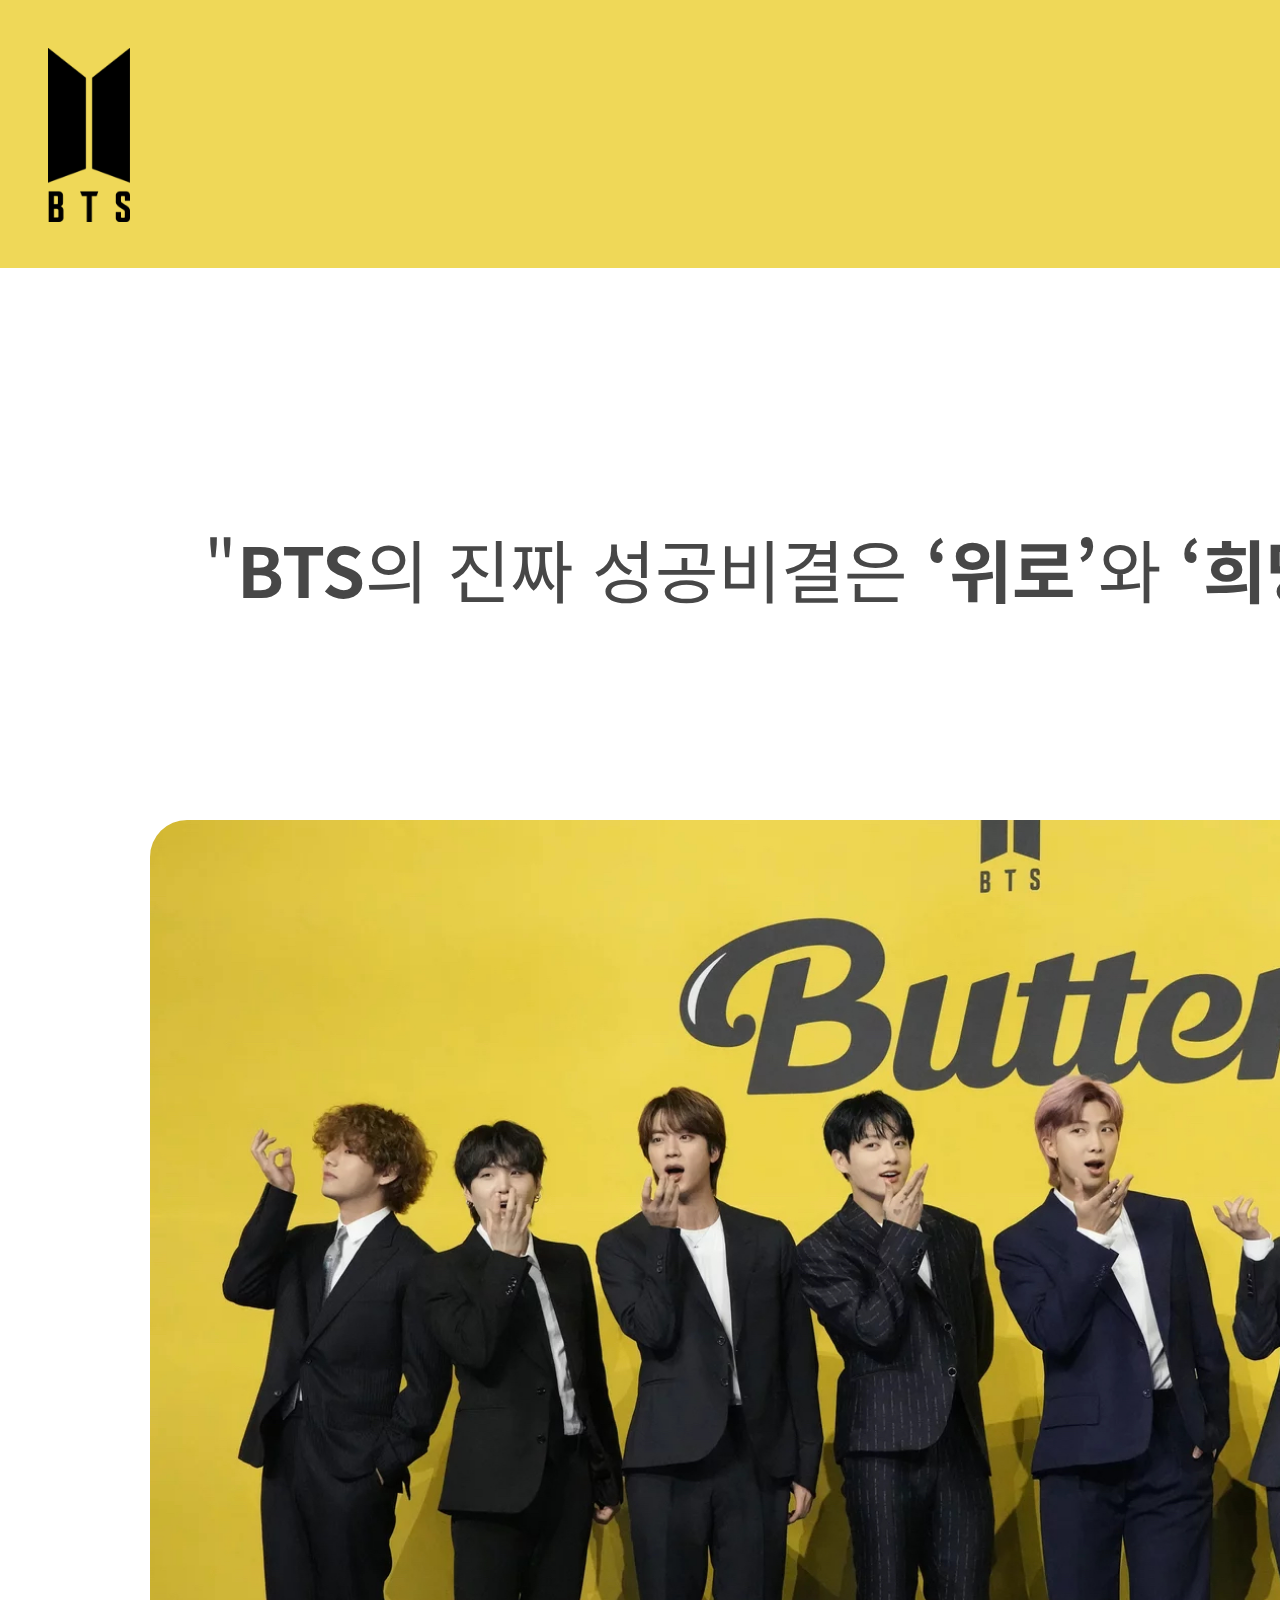
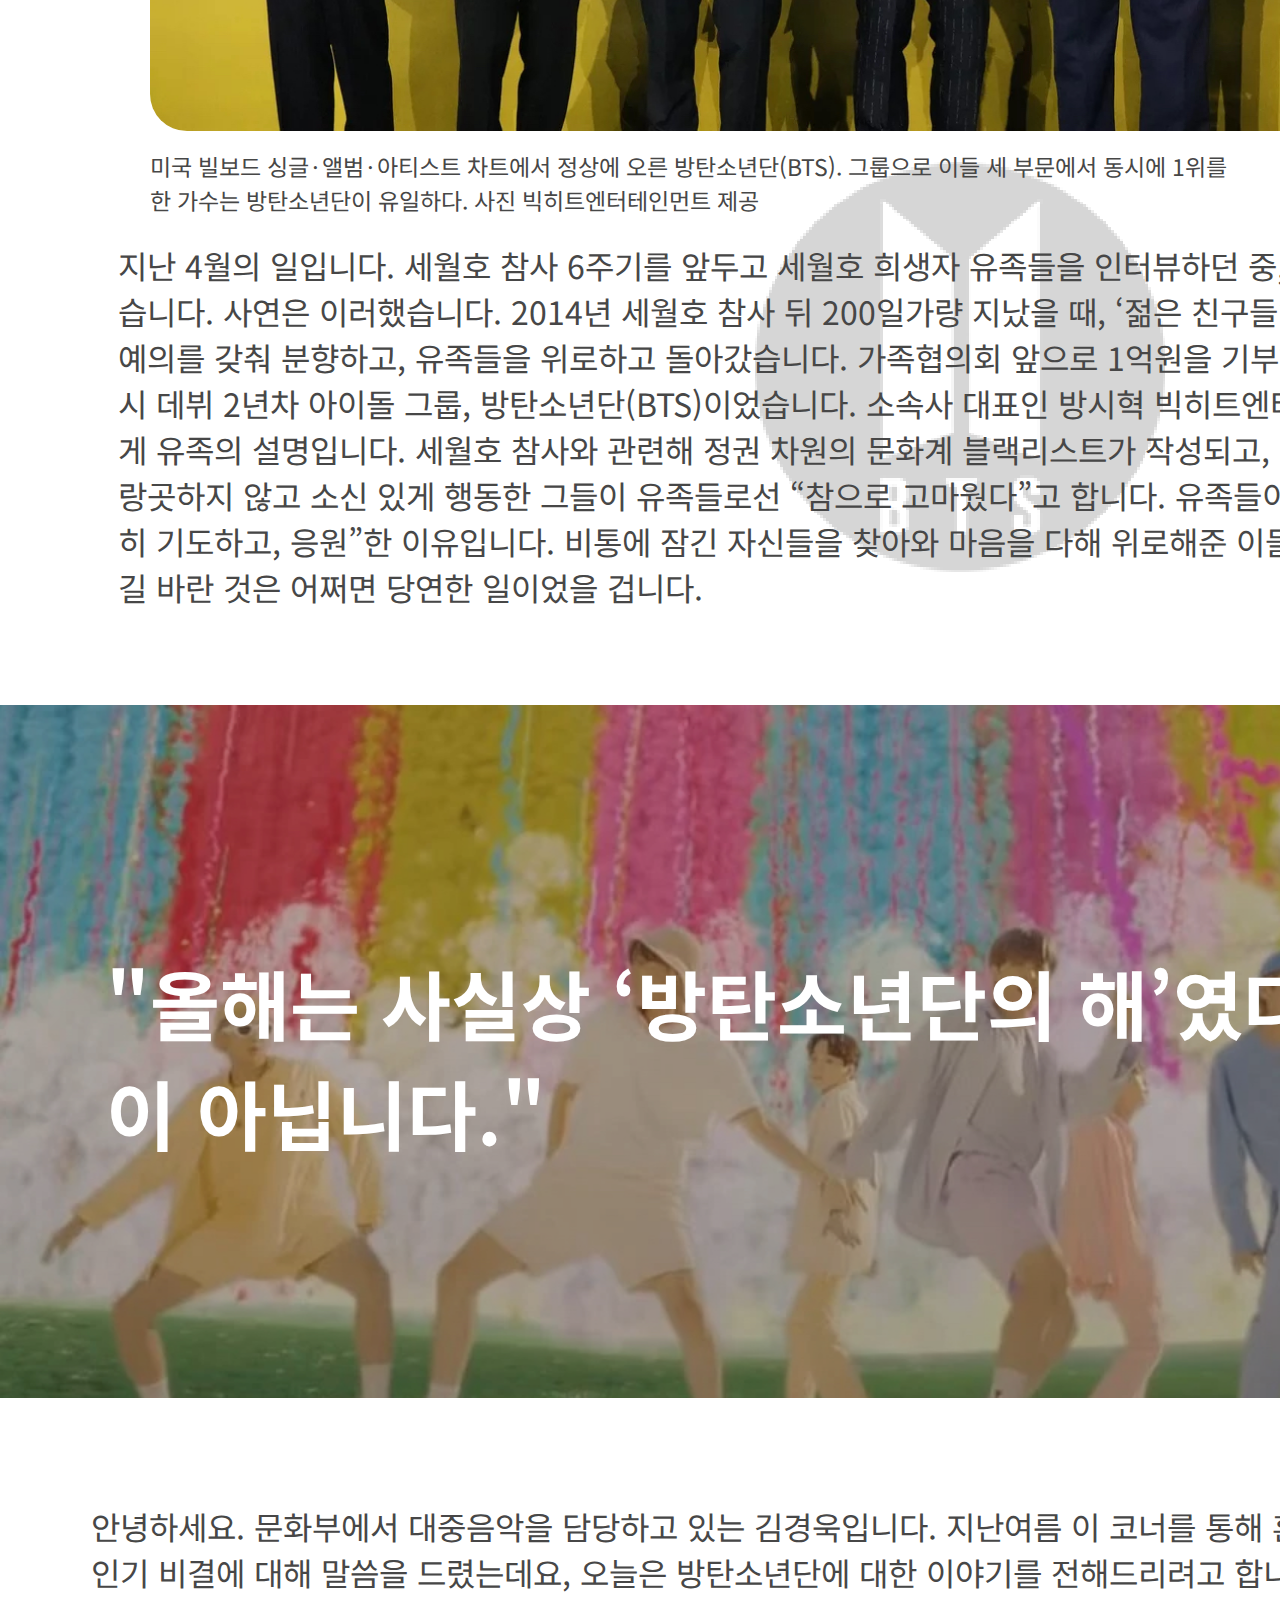
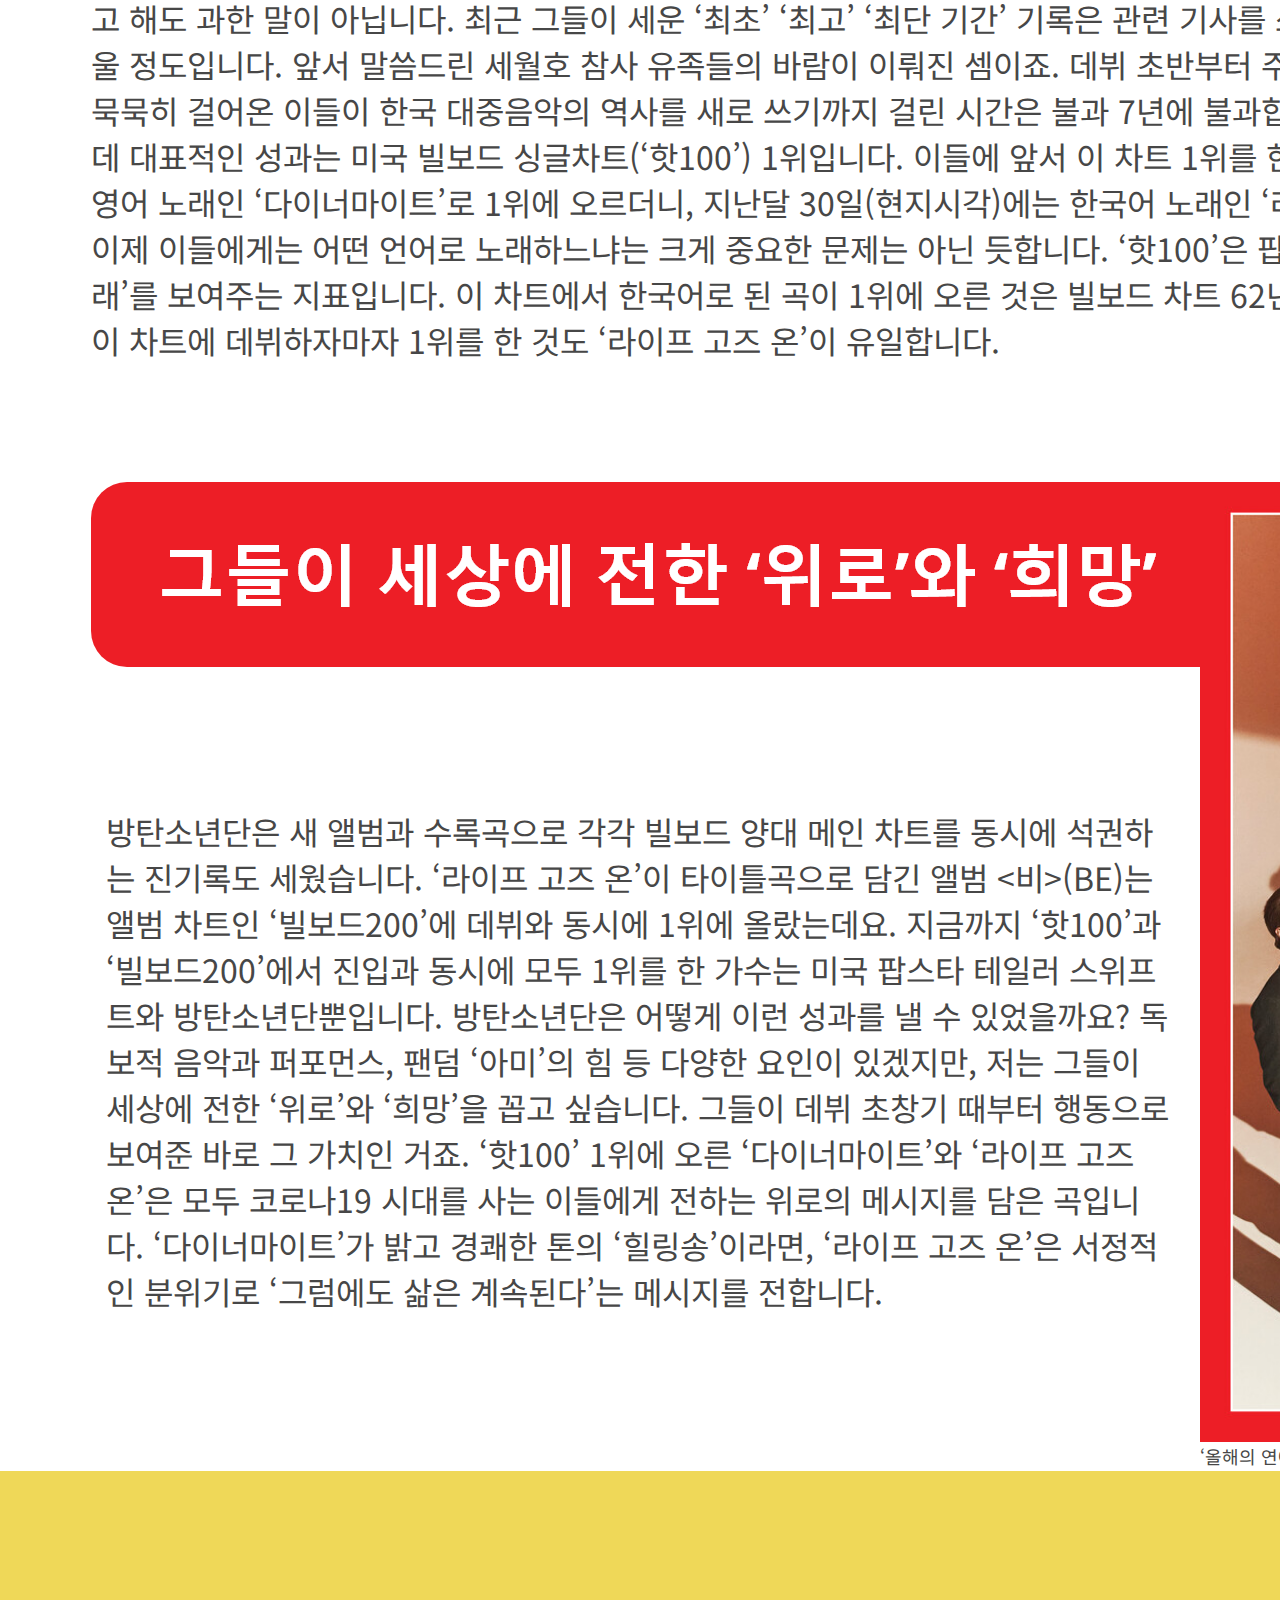
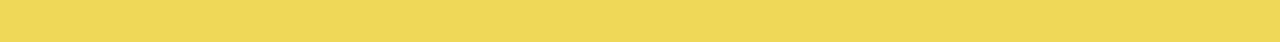
<file: index.html>
<!DOCTYPE html>
<html lang="ko">
<head>
    <meta charset="UTF-8">
    <meta name="viewport" content="width=device-width, initial-scale=1.0">
    <title>BTS</title>
    <link rel="stylesheet" href="style.css">
    <link rel="preconnect" href="https://fonts.googleapis.com">
    <link rel="preconnect" href="https://fonts.gstatic.com" crossorigin>
    <link href="https://fonts.googleapis.com/css2?family=Noto+Sans+KR:wght@100;200;300;400;500;600;700;800;900&display=swap" rel="stylesheet">
</head>
<body>
    <div class="wrap">
        <div class="block1">
            <div class="img"><img src="dd/btslogo1.png" alt=""></div>
        </div>
        <div class="img1"><img src="dd/bts.png" alt=""></div>
        <div class="img2"><img src="dd/btslogo2.png" alt=""></div>
        <div class="img3"><img src="dd/그룹9.png" alt=""></div>
        <div class="img4"><img src="dd/그룹10.png" alt=""></div>
        <div class="img5"><img src="dd/사각형22.png" alt=""></div>
        <div class="text01">"<strong>BTS</strong>의 진짜 성공비결은 <strong>‘위로’</strong>와 <strong>‘희망’</strong> 아닐까요"</div>
        <div class="text02">지난 4월의 일입니다. 세월호 참사 6주기를 앞두고 세월호 희생자 유족들을 인터뷰하던 중, 그들의 입에서 뜻밖의 
            이름이 흘러나왔습니다. 사연은 이러했습니다. 2014년 세월호 참사 뒤 200일가량 지났을 때, ‘젊은 친구들’이 
            유족들을 찾아왔다고 합니다. 그들은 예의를 갖춰 분향하고, 유족들을 위로하고 돌아갔습니다. 가족협의회 
            앞으로 1억원을 기부하기도 했답니다. 유족을 찾은 이들은 당시 데뷔 2년차 아이돌 그룹, 
            방탄소년단(BTS)이었습니다. 소속사 대표인 방시혁 빅히트엔터테인먼트 의장도 당시 함께 자리했다는 게 
            유족의 설명입니다. 세월호 참사와 관련해 정권 차원의 문화계 블랙리스트가 작성되고, 
            각종 불이익이 가해졌던 상황에서도 아랑곳하지 않고 소신 있게 행동한 그들이 유족들로선 “참으로 고마웠다”고 합니다. 
            유족들이 그날 이후로 “그들의 미래를 위해 간절히 기도하고, 응원”한 이유입니다. 비통에 잠긴 자신들을 찾아와 
            마음을 다해 위로해준 이들이 다른 누구보다 사랑받는 가수가 되길 바란 것은 어쩌면 당연한 일이었을 겁니다. </div>
        <div class="text03">미국 빌보드 싱글·앨범·아티스트 차트에서 정상에 오른 방탄소년단(BTS).
            그룹으로 이들 세 부문에서 동시에 1위를 한 가수는 방탄소년단이 유일하다. 사진 빅히트엔터테인먼트 제공</div>
            <div class="text04">"올해는 사실상 
                ‘방탄소년단의 해’였다고 해도 과한 말이 아닙니다."</div>
        <div class="text05"> 안녕하세요. 문화부에서 대중음악을 담당하고 있는 김경욱입니다.
            지난여름 이 코너를 통해 혼성그룹 ‘싹쓰리’ (이효리, 유재석, 비)의 인기 비결에 대해 말씀을 드렸는데요, 
            오늘은 방탄소년단에 대한 이야기를 전해드리려고 합니다. 올해는 사실상 ‘방탄소년단의 해’였다고 해도 
            과한 말이 아닙니다. 최근 그들이 세운 ‘최초’ ‘최고’ ‘최단 기간’ 기록은 관련 기사를 쓰는 기자 입장에서도 
            실로 헤아리기 어려울 정도입니다. 앞서 말씀드린 세월호 참사 유족들의 바람이 이뤄진 셈이죠. 
            데뷔 초반부터 주변 상황에 신경 쓰기보다는 자신들의 길을 묵묵히 걸어온 이들이 한국 대중음악의 
            역사를 새로 쓰기까지 걸린 시간은 불과 7년에 불과합니다. 이들이 최근 이뤄낸 각종 기록 가운데 
            대표적인 성과는 미국 빌보드 싱글차트(‘핫100’) 1위입니다. 이들에 앞서 이 차트 1위를 한 한국 대중가수는 
            없었습니다. 지난 9월 영어 노래인 ‘다이너마이트’로 1위에 오르더니, 지난달 30일(현지시각)에는 한국어 노래인 
            ‘라이프 고즈 온’으로도 1위에 올랐습니다. 이제 이들에게는 어떤 언어로 노래하느냐는 크게 중요한 문제는 
            아닌 듯합니다. ‘핫100’은 팝의 본고장인 미국에서 가장 인기 있는 ‘노래’를 보여주는 지표입니다. 이 차트에서
            한국어로 된 곡이 1위에 오른 것은 빌보드 차트 62년 역사상 이번이 처음입니다. 비영어권 곡이 차트에 데뷔하자마자 
            1위를 한 것도 ‘라이프 고즈 온’이 유일합니다.
            </div>
        <div class="text06">방탄소년단은 새 앨범과 수록곡으로 각각 빌보드 양대 메인 차트를 
            동시에 석권하는 진기록도 세웠습니다. ‘라이프 고즈 온’이 
            타이틀곡으로 담긴 앨범 <비>(BE)는 앨범 차트인 ‘빌보드200’에 
            데뷔와 동시에 1위에 올랐는데요. 지금까지 ‘핫100’과 
            ‘빌보드200’에서 진입과 동시에 모두 1위를 한 가수는 미국 팝스타 
            테일러 스위프트와 방탄소년단뿐입니다. 방탄소년단은 어떻게 
            이런 성과를 낼 수 있었을까요? 독보적 음악과 퍼포먼스, 
            팬덤 ‘아미’의 힘 등 다양한 요인이 있겠지만, 저는 그들이 세상에 전한 
            ‘위로’와 ‘희망’을 꼽고 싶습니다. 그들이 데뷔 초창기 때부터 행동으로 
            보여준 바로 그 가치인 거죠. ‘핫100’ 1위에 오른 ‘다이너마이트’와 
            ‘라이프 고즈 온’은 모두 코로나19 시대를 사는 이들에게 전하는 
            위로의 메시지를 담은 곡입니다. ‘다이너마이트’가 밝고 경쾌한 톤의 
            ‘힐링송’이라면, ‘라이프 고즈 온’은 서정적인 분위기로 ‘그럼에도 삶은 
            계속된다’는 메시지를 전합니다.</div>
            <div class="text07">‘올해의 연예인’에 방탄소년단(BTS)을 선정한 미국 시사주간지  <타임>.</div>
    </div>
</body>
</html>
</file>
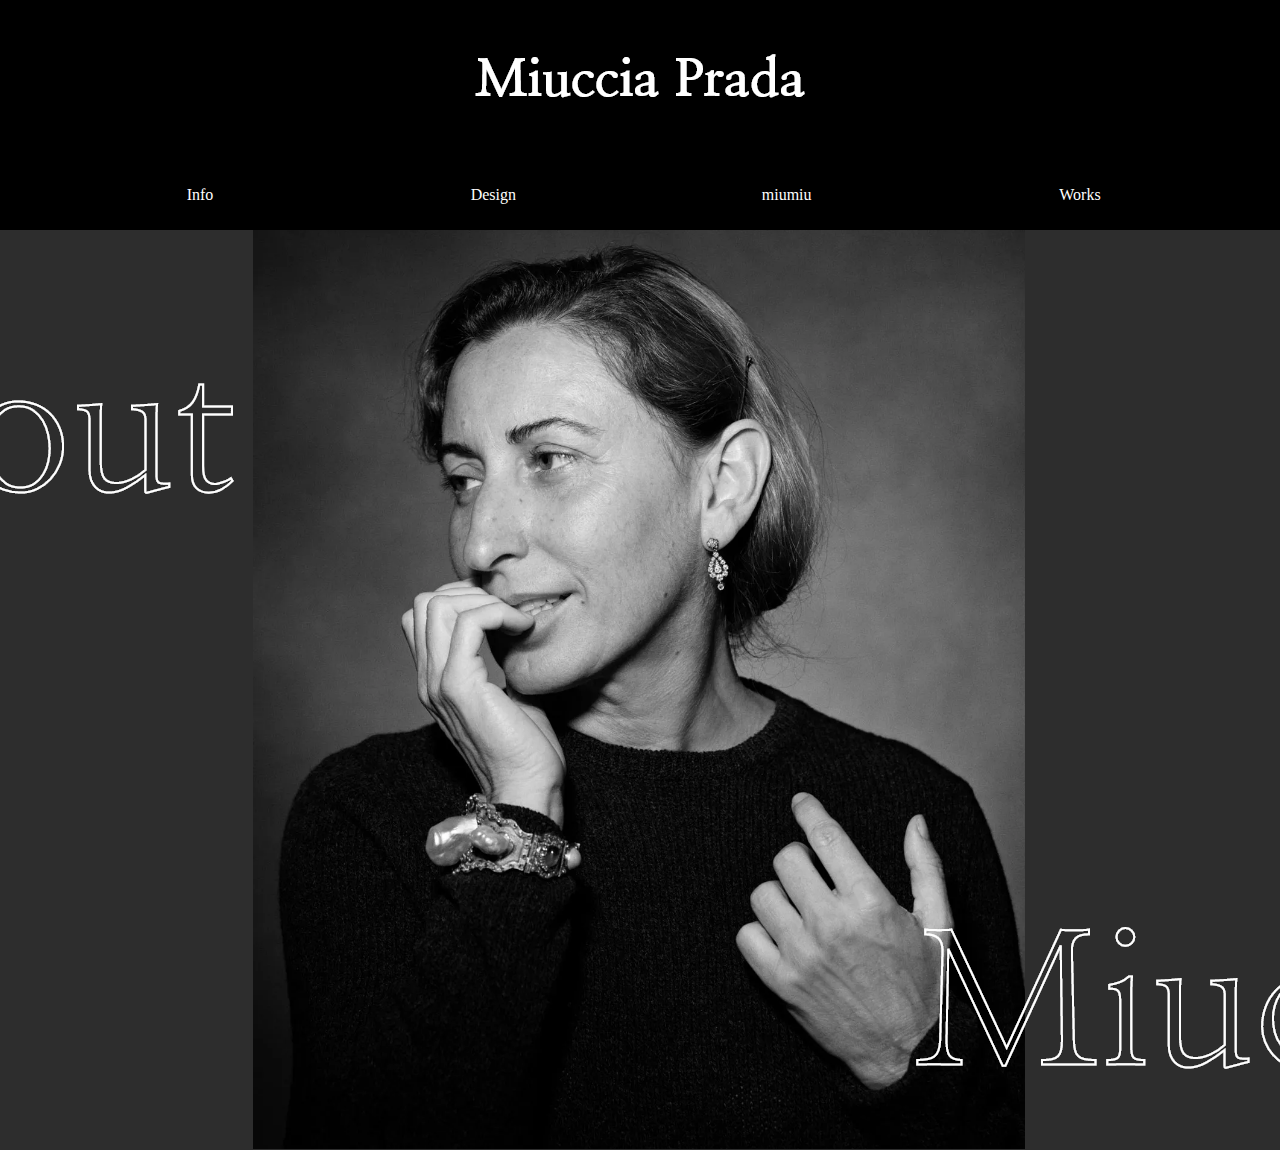
<file: 1/index.html>
<!DOCTYPE html>
<html lang="ko">
<head>
    <meta charset="UTF-8">
    <meta name="viewport" content="width=device-width, initial-scale=1.0">
    <title>Document</title>
    <link rel="stylesheet" href="style.css">
    <link href="https://unpkg.com/aos@2.3.1/dist/aos.css" rel="stylesheet">
    <link rel="shortcut icon" href="img/favicon.ico" type="image/x-icon">

<link rel="icon" href="img/favicon.ico" type="image/x-icon">
</head>
<body>
    <header>
        <a href="index.html">
        <img src="img/logo.png" alt="미우치아로고"></header>
    </a>
    <nav>
        <ul>
            <li><a href="#">Info</a></li>
            <li><a href="#">Design</a></li>
            <li><a href="#">miumiu</a></li>
            <li><a href="#">Works</a></li>
        </ul>
    </nav>
    <section> <div class=""><img src="img/23.png" alt=""></div></section>
    <div class="border"></div>
</body>
</html>
</file>
<file: style.css>
*{margin: 0;}
.wrap{
    font-family: 'Noto Sans KR' , sans-serif;
    margin: 0 auto;
}
.block1{height: 268px;background-color:rgb(239, 216, 88);}
.img{width: 919px;height: 48px;
    position: absolute; transform: translateX(48px) translateY(48px);}
.img1{width: 1620px; height: 911px;
    position: absolute;transform: translateX(150px) translateY(552px);}
.img2{width: 428px; height: 428px; 
    position: absolute;transform: translateX(746px) translateY(1485px);}
.img3{width: 1920px; height: 693px;
    position: absolute;transform: translateX(0px) translateY(2037px);}
.img4{width: 1858px; width: 976px;
    position: absolute;transform: translateX(91px) translateY(3414px);}
.img5{width: 1920px; height: 171px;
    position: absolute;transform: translateX(0px) translateY(4403px);}
.text01{width: 1600px;height: 95px;font-size:69px;font-weight: 400;position: absolute; transform: translateX(204px)translateY(250px)
    ;color: rgb(71, 71, 71);}
.text02{width: 1684px;height: 396px;position: absolute; transform: translateX(118px)translateY(1574px);
    font-size:32px;font-weight: 400;text-align: left;color: rgb(71, 71, 71);}
.text03{width: 1080px;height: 64px;position: absolute; transform: translateX(150px)translateY(1481px);
    font-size:23px;font-weight: 400;text-align: left;color: rgb(71, 71, 71);}
.text04{width: 1709px;height: 210px;transform: translateX(106px)translateY(2279px);
        font-size: 76px;font-weight: 700;color: white;}
.text05{font-size: 32px;font-weight: 400;text-align: left;color: rgb(71, 71, 71)    
    ;width: 1739px;height: 657px;position: absolute;transform: translateX(91px)translateY(2625px);}
.text06{width: 1067px;height: 677px;position: absolute; transform: translateX(106px)translateY(3530px);
    font-size:32px;font-weight: 400;text-align: left;color: rgb(71, 71, 71);}
.text07{width: 600px;height: 25px;transform: translateX(1200px)translateY(4165px);
    font-size:18px;font-weight:400;text-align: left;color: rgb(71, 71, 71);}
</file>
<file: 1/style.css>
*{margin: 0;
  padding: 0;
  list-style-type: none;
  text-decoration: none;     
 }

 a:link {color: rgb(255, 255, 255);}
 a:hover {color: rgb(255, 157, 157);}
 a:active {color: rgb(0, 0, 0);}
 a:visited {color: blanchedalmond;}


    header
    {
        height: 160px;
        background-color: rgb(0, 0, 0);
        display: flex;
        justify-content: center;
        align-items: center;
    }


    nav{
        height: 70px;
        background-color: black;
        display: flex;
        justify-content: center;
        align-items: center;}

    nav ul
        {width: 1100px; 
        display: flex;
        justify-content: space-between;
        }
    nav ul li a{
        display: block;
        width: 220px;
        text-align: center;
        font-family: 'Nanum Myeongjo', serif;
        }
    section{margin: auto;justify-content: center;display: flex; }
</file>
